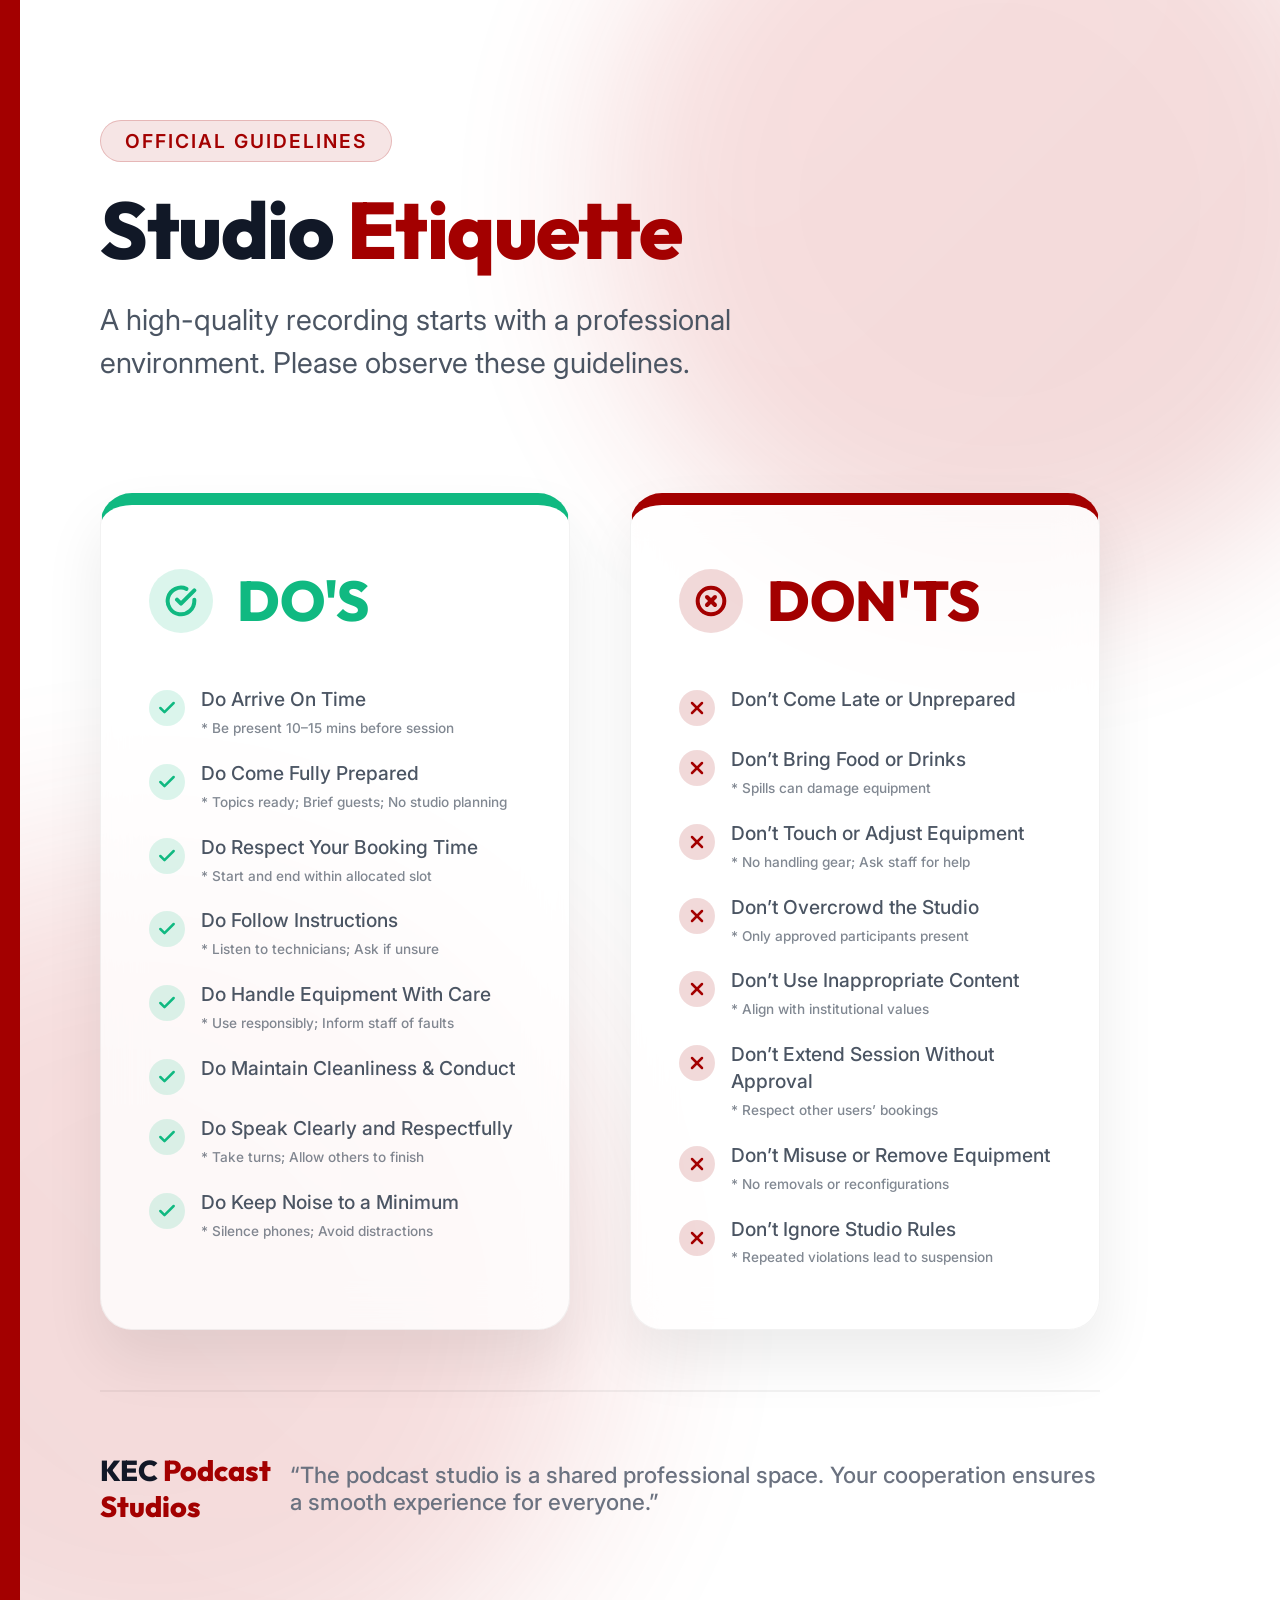
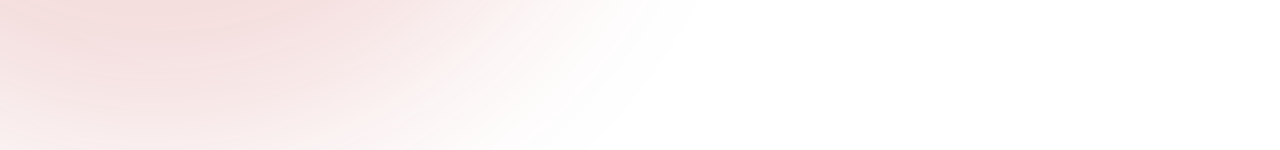
<file: flyer.html>
<!DOCTYPE html>
<html lang="en">
<head>
<meta charset="UTF-8">
<title>Studio Etiquette Flyer</title>
<link href="https://fonts.googleapis.com/css2?family=Outfit:wght@400;600;800&family=Inter:wght@400;500;600&display=swap" rel="stylesheet">
<style>
  :root {
    --red: #a30000;
    --red-light: #d63333;
    --red-glow: rgba(163,0,0,0.2);
    --dark: #111827;
    --white: #ffffff;
    --bg-gray: #f8fafc;
  }
  
  body {
    margin: 0; padding: 0;
    width: 1200px; height: 1600px; /* High-res portrait layout for PDF/PNG */
    font-family: 'Inter', sans-serif;
    background: var(--white);
    position: relative;
    overflow: hidden;
  }
  
  /* Abstract Red Background Shapes */
  .bg-shape-1 {
    position: absolute;
    top: -200px; right: -200px;
    width: 800px; height: 800px;
    background: linear-gradient(135deg, var(--red-light), var(--red));
    border-radius: 50%;
    filter: blur(80px);
    opacity: 0.15;
    z-index: 0;
  }
  
  .bg-shape-2 {
    position: absolute;
    bottom: -150px; left: -300px;
    width: 900px; height: 900px;
    background: linear-gradient(to top right, var(--red) 0%, var(--red-light) 100%);
    border-radius: 50%;
    filter: blur(100px);
    opacity: 0.15;
    z-index: 0;
  }
  
  .bg-stripe {
    position: absolute;
    top: 0; left: 0;
    width: 20px; height: 100%;
    background: var(--red);
    z-index: 10;
  }
  
  /* Container */
  .container {
    position: relative;
    z-index: 10;
    padding: 120px 100px;
    height: 100%;
    box-sizing: border-box;
    display: flex;
    flex-direction: column;
  }
  
  /* Header */
  .header {
    margin-bottom: 80px;
  }
  .label-badge {
    display: inline-block;
    background: rgba(163,0,0,0.1);
    color: var(--red);
    padding: 8px 24px;
    border-radius: 100px;
    font-size: 1.2rem;
    font-weight: 600;
    letter-spacing: 2px;
    text-transform: uppercase;
    margin-bottom: 24px;
    border: 1px solid rgba(163,0,0,0.2);
  }
  .title {
    font-family: 'Outfit', sans-serif;
    font-weight: 800;
    font-size: 5rem;
    line-height: 1.1;
    color: var(--dark);
    margin: 0;
    letter-spacing: -1.5px;
  }
  .title span {
    color: var(--red);
  }
  
  /* Content Split */
  .content {
    display: flex;
    gap: 60px;
    flex: 1;
  }
  
  /* Cards */
  .card {
    flex: 1;
    background: rgba(255, 255, 255, 0.8);
    backdrop-filter: blur(20px);
    border: 1px solid rgba(0,0,0,0.05);
    border-radius: 32px;
    padding: 60px 48px;
    box-shadow: 0 30px 60px rgba(0,0,0,0.08); /* Nice floaty shadow */
    position: relative;
    overflow: hidden;
  }
  
  .card-dos { border-top: 12px solid #10b981; }
  .card-donts { border-top: 12px solid var(--red); }
  
  .card-header {
    display: flex;
    align-items: center;
    gap: 24px;
    margin-bottom: 50px;
  }
  
  .card-header h2 {
    font-family: 'Outfit', sans-serif;
    font-size: 3.5rem;
    font-weight: 800;
    margin: 0;
  }
  .card-dos .card-header h2 { color: #10b981; }
  .card-donts .card-header h2 { color: var(--red); }
  
  .icon-box {
    width: 64px; height: 64px;
    border-radius: 50%;
    display: flex; align-items: center; justify-content: center;
  }
  .card-dos .icon-box { background: rgba(16, 185, 129, 0.15); color: #10b981; }
  .card-donts .icon-box { background: rgba(163, 0, 0, 0.15); color: var(--red); }
  
  /* List */
  ul {
    list-style: none;
    padding: 0; margin: 0;
    display: flex; flex-direction: column; gap: 20px;
  }
  li {
    display: flex; align-items: flex-start; gap: 16px;
    font-size: 1.2rem; color: #4b5563; line-height: 1.4;
    font-weight: 500;
  }
  
  .bullet-icon {
    flex-shrink: 0; width: 36px; height: 36px;
    border-radius: 50%; display: flex; align-items: center; justify-content: center;
    margin-top: 4px;
  }
  .card-dos .bullet-icon { background: rgba(16, 185, 129, 0.15); color: #10b981; }
  .card-donts .bullet-icon { background: rgba(163, 0, 0, 0.15); color: var(--red); }
  
  /* Footer */
  .footer {
    display: flex; justify-content: space-between; align-items: center;
    padding-top: 60px;
    border-top: 2px solid rgba(0,0,0,0.05);
    margin-top: 60px;
  }
  .footer-logo { font-family: 'Outfit', sans-serif; font-size: 1.8rem; font-weight: 800; color: var(--dark); }
  .footer-logo span { color: var(--red); }
  .footer-text { font-size: 1.4rem; color: #6b7280; font-weight: 500; }
  
</style>
</head>
<body>
  
  <div class="bg-shape-1"></div>
  <div class="bg-shape-2"></div>
  <div class="bg-stripe"></div>

  <div class="container">
    <div class="header">
      <div class="label-badge">Official Guidelines</div>
      <h1 class="title">Studio <span>Etiquette</span></h1>
      <p style="font-size: 1.8rem; color: #4b5563; max-width: 700px; margin-top: 24px; line-height: 1.5;">
        A high-quality recording starts with a professional environment. Please observe these guidelines.
      </p>
    </div>

    <div class="content">
      <!-- DO'S CARD -->
      <div class="card card-dos">
        <div class="card-header">
          <div class="icon-box">
             <svg width="32" height="32" viewBox="0 0 24 24" fill="none" stroke="currentColor" stroke-width="3" stroke-linecap="round" stroke-linejoin="round"><path d="M22 11.08V12a10 10 0 1 1-5.93-9.14"></path><polyline points="22 4 12 14.01 9 11.01"></polyline></svg>
          </div>
          <h2>DO'S</h2>
        </div>
        <ul>
          <li>
            <div class="bullet-icon"><svg width="20" height="20" viewBox="0 0 24 24" fill="none" stroke="currentColor" stroke-width="3" stroke-linecap="round" stroke-linejoin="round"><polyline points="20 6 9 17 4 12"></polyline></svg></div>
            <span>Do Arrive On Time <br><small style="font-size: 0.85rem; opacity: 0.7;">* Be present 10–15 mins before session</small></span>
          </li>
          <li>
            <div class="bullet-icon"><svg width="20" height="20" viewBox="0 0 24 24" fill="none" stroke="currentColor" stroke-width="3" stroke-linecap="round" stroke-linejoin="round"><polyline points="20 6 9 17 4 12"></polyline></svg></div>
            <span>Do Come Fully Prepared <br><small style="font-size: 0.85rem; opacity: 0.7;">* Topics ready; Brief guests; No studio planning</small></span>
          </li>
          <li>
            <div class="bullet-icon"><svg width="20" height="20" viewBox="0 0 24 24" fill="none" stroke="currentColor" stroke-width="3" stroke-linecap="round" stroke-linejoin="round"><polyline points="20 6 9 17 4 12"></polyline></svg></div>
            <span>Do Respect Your Booking Time <br><small style="font-size: 0.85rem; opacity: 0.7;">* Start and end within allocated slot</small></span>
          </li>
          <li>
            <div class="bullet-icon"><svg width="20" height="20" viewBox="0 0 24 24" fill="none" stroke="currentColor" stroke-width="3" stroke-linecap="round" stroke-linejoin="round"><polyline points="20 6 9 17 4 12"></polyline></svg></div>
            <span>Do Follow Instructions <br><small style="font-size: 0.85rem; opacity: 0.7;">* Listen to technicians; Ask if unsure</small></span>
          </li>
          <li>
            <div class="bullet-icon"><svg width="20" height="20" viewBox="0 0 24 24" fill="none" stroke="currentColor" stroke-width="3" stroke-linecap="round" stroke-linejoin="round"><polyline points="20 6 9 17 4 12"></polyline></svg></div>
            <span>Do Handle Equipment With Care <br><small style="font-size: 0.85rem; opacity: 0.7;">* Use responsibly; Inform staff of faults</small></span>
          </li>
          <li>
            <div class="bullet-icon"><svg width="20" height="20" viewBox="0 0 24 24" fill="none" stroke="currentColor" stroke-width="3" stroke-linecap="round" stroke-linejoin="round"><polyline points="20 6 9 17 4 12"></polyline></svg></div>
            <span>Do Maintain Cleanliness & Conduct</span>
          </li>
          <li>
            <div class="bullet-icon"><svg width="20" height="20" viewBox="0 0 24 24" fill="none" stroke="currentColor" stroke-width="3" stroke-linecap="round" stroke-linejoin="round"><polyline points="20 6 9 17 4 12"></polyline></svg></div>
            <span>Do Speak Clearly and Respectfully <br><small style="font-size: 0.85rem; opacity: 0.7;">* Take turns; Allow others to finish</small></span>
          </li>
          <li>
            <div class="bullet-icon"><svg width="20" height="20" viewBox="0 0 24 24" fill="none" stroke="currentColor" stroke-width="3" stroke-linecap="round" stroke-linejoin="round"><polyline points="20 6 9 17 4 12"></polyline></svg></div>
            <span>Do Keep Noise to a Minimum <br><small style="font-size: 0.85rem; opacity: 0.7;">* Silence phones; Avoid distractions</small></span>
          </li>
        </ul>
      </div>

      <!-- DON'TS CARD -->
      <div class="card card-donts">
        <div class="card-header">
          <div class="icon-box">
             <svg width="32" height="32" viewBox="0 0 24 24" fill="none" stroke="currentColor" stroke-width="3" stroke-linecap="round" stroke-linejoin="round"><circle cx="12" cy="12" r="10"></circle><line x1="15" y1="9" x2="9" y2="15"></line><line x1="9" y1="9" x2="15" y2="15"></line></svg>
          </div>
          <h2>DON'TS</h2>
        </div>
        <ul>
          <li>
            <div class="bullet-icon"><svg width="20" height="20" viewBox="0 0 24 24" fill="none" stroke="currentColor" stroke-width="3" stroke-linecap="round" stroke-linejoin="round"><line x1="18" y1="6" x2="6" y2="18"></line><line x1="6" y1="6" x2="18" y2="18"></line></svg></div>
            <span>Don’t Come Late or Unprepared</span>
          </li>
          <li>
            <div class="bullet-icon"><svg width="20" height="20" viewBox="0 0 24 24" fill="none" stroke="currentColor" stroke-width="3" stroke-linecap="round" stroke-linejoin="round"><line x1="18" y1="6" x2="6" y2="18"></line><line x1="6" y1="6" x2="18" y2="18"></line></svg></div>
            <span>Don’t Bring Food or Drinks <br><small style="font-size: 0.85rem; opacity: 0.7;">* Spills can damage equipment</small></span>
          </li>
          <li>
            <div class="bullet-icon"><svg width="20" height="20" viewBox="0 0 24 24" fill="none" stroke="currentColor" stroke-width="3" stroke-linecap="round" stroke-linejoin="round"><line x1="18" y1="6" x2="6" y2="18"></line><line x1="6" y1="6" x2="18" y2="18"></line></svg></div>
            <span>Don’t Touch or Adjust Equipment <br><small style="font-size: 0.85rem; opacity: 0.7;">* No handling gear; Ask staff for help</small></span>
          </li>
          <li>
            <div class="bullet-icon"><svg width="20" height="20" viewBox="0 0 24 24" fill="none" stroke="currentColor" stroke-width="3" stroke-linecap="round" stroke-linejoin="round"><line x1="18" y1="6" x2="6" y2="18"></line><line x1="6" y1="6" x2="18" y2="18"></line></svg></div>
            <span>Don’t Overcrowd the Studio <br><small style="font-size: 0.85rem; opacity: 0.7;">* Only approved participants present</small></span>
          </li>
          <li>
            <div class="bullet-icon"><svg width="20" height="20" viewBox="0 0 24 24" fill="none" stroke="currentColor" stroke-width="3" stroke-linecap="round" stroke-linejoin="round"><line x1="18" y1="6" x2="6" y2="18"></line><line x1="6" y1="6" x2="18" y2="18"></line></svg></div>
            <span>Don’t Use Inappropriate Content <br><small style="font-size: 0.85rem; opacity: 0.7;">* Align with institutional values</small></span>
          </li>
          <li>
            <div class="bullet-icon"><svg width="20" height="20" viewBox="0 0 24 24" fill="none" stroke="currentColor" stroke-width="3" stroke-linecap="round" stroke-linejoin="round"><line x1="18" y1="6" x2="6" y2="18"></line><line x1="6" y1="6" x2="18" y2="18"></line></svg></div>
            <span>Don’t Extend Session Without Approval <br><small style="font-size: 0.85rem; opacity: 0.7;">* Respect other users’ bookings</small></span>
          </li>
          <li>
            <div class="bullet-icon"><svg width="20" height="20" viewBox="0 0 24 24" fill="none" stroke="currentColor" stroke-width="3" stroke-linecap="round" stroke-linejoin="round"><line x1="18" y1="6" x2="6" y2="18"></line><line x1="6" y1="6" x2="18" y2="18"></line></svg></div>
            <span>Don’t Misuse or Remove Equipment <br><small style="font-size: 0.85rem; opacity: 0.7;">* No removals or reconfigurations</small></span>
          </li>
          <li>
            <div class="bullet-icon"><svg width="20" height="20" viewBox="0 0 24 24" fill="none" stroke="currentColor" stroke-width="3" stroke-linecap="round" stroke-linejoin="round"><line x1="18" y1="6" x2="6" y2="18"></line><line x1="6" y1="6" x2="18" y2="18"></line></svg></div>
            <span>Don’t Ignore Studio Rules <br><small style="font-size: 0.85rem; opacity: 0.7;">* Repeated violations lead to suspension</small></span>
          </li>
        </ul>
      </div>
    </div>

    <div class="footer">
      <div class="footer-logo">KEC <span>Podcast Studios</span></div>
      <div class="footer-text">“The podcast studio is a shared professional space. Your cooperation ensures a smooth experience for everyone.”</div>
    </div>
  </div>

</body>
</html>
</file>
